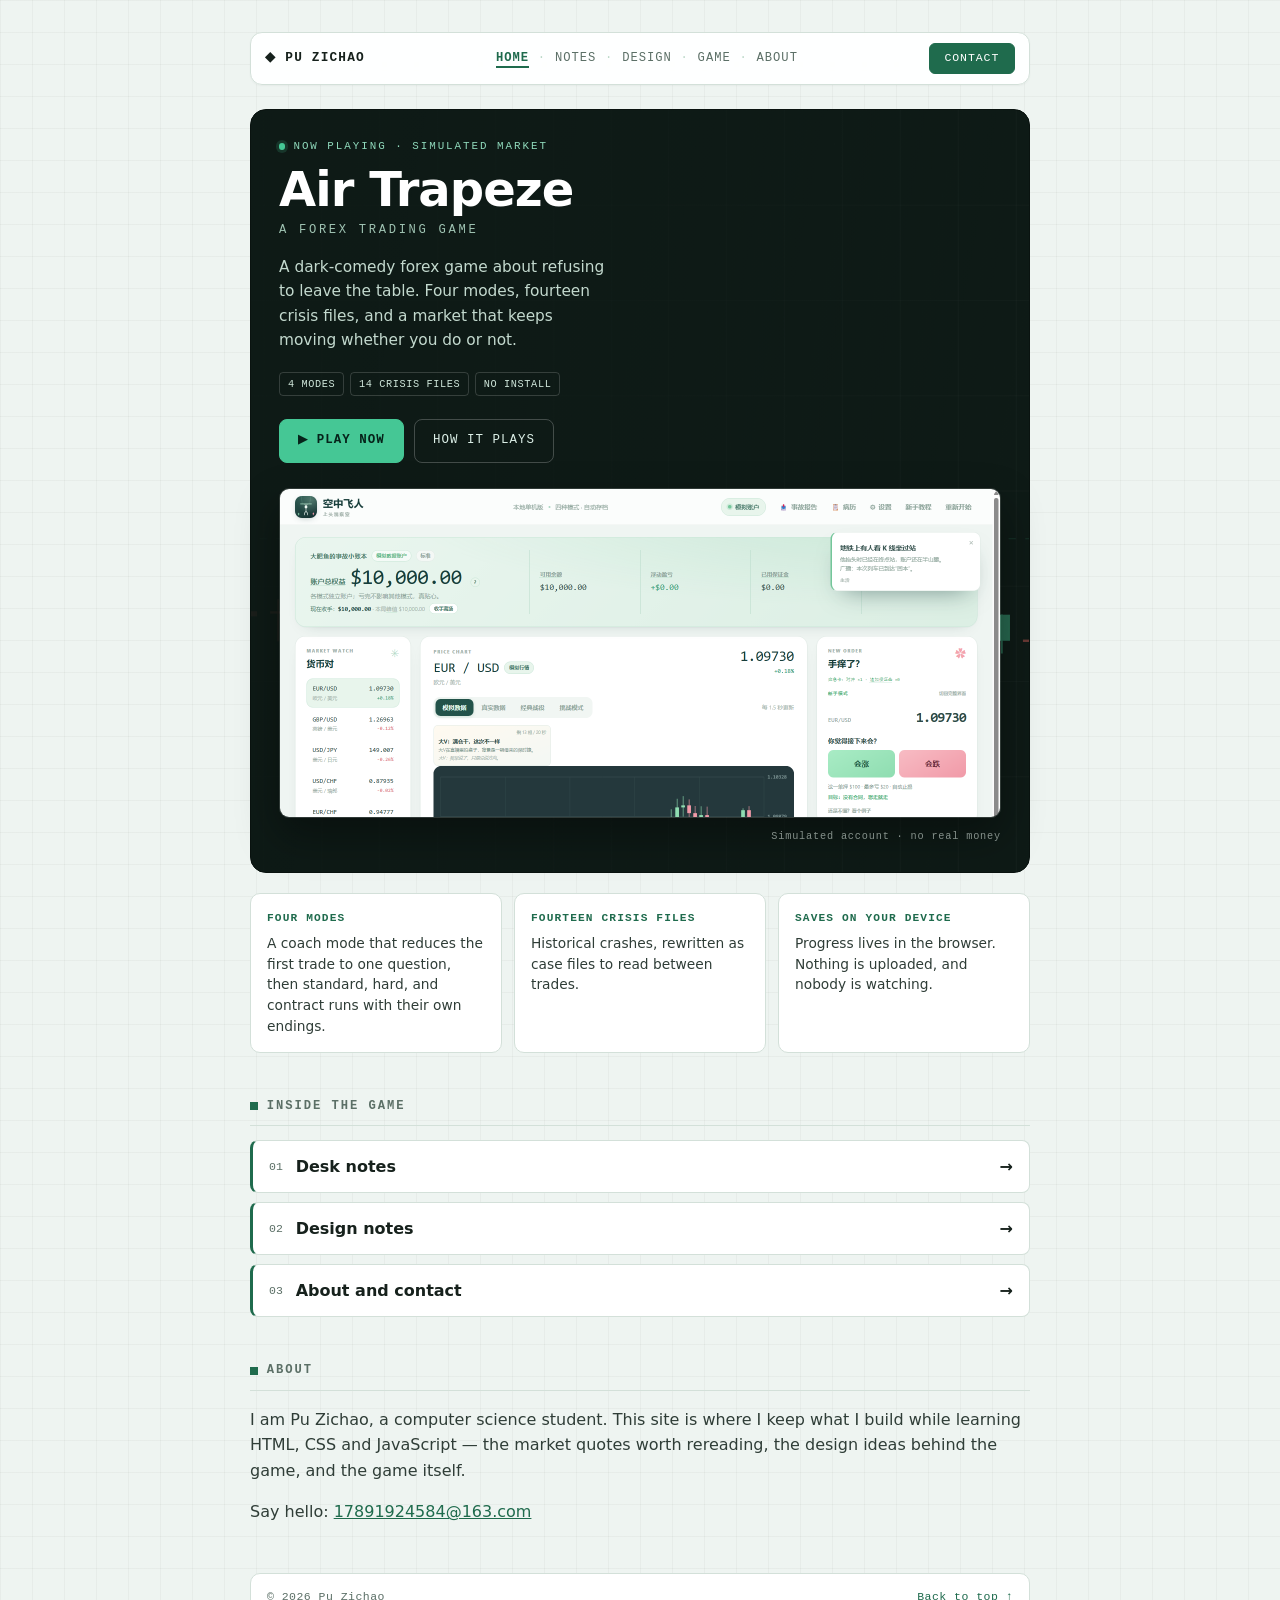
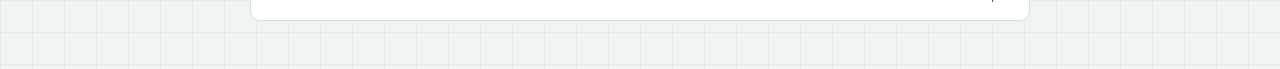
<file: index.html>
<!DOCTYPE html>
<html lang="en">
<head>
  <meta charset="UTF-8">
  <meta name="viewport" content="width=device-width, initial-scale=1.0">
  <title>Air Trapeze · Pu Zichao</title>
  <meta name="description" content="Pu Zichao's desk: Air Trapeze, a dark-comedy forex trading game you can play in the browser, plus sixteen market quotes and the design ideas behind it.">
  <link rel="icon" href="assets/icon.svg" type="image/svg+xml">
  <link rel="apple-touch-icon" href="assets/apple-touch-icon.png">
  <link rel="manifest" href="manifest.webmanifest">
  <link rel="stylesheet" href="style.css">
</head>
<body>

  <div class="page" id="top">

    <!-- ---------- Nav ---------- -->
    <!-- Built by nav.js so every page shares one copy of the links. -->
    <header id="site-header"></header>

    <main>

      <!-- ---------- The game, front and centre ---------- -->
      <!-- A storefront panel rather than a portrait: the chart runs behind the
           copy, the game sits on the right, and there is one obvious button. -->
      <section class="play-hero">
        <div class="play-copy">
          <p class="play-kicker">Now playing &middot; simulated market</p>
          <h1>Air Trapeze</h1>
          <p class="play-sub">A forex trading game</p>
          <p class="play-lede">
            A dark-comedy forex game about refusing to leave the table. Four modes,
            fourteen crisis files, and a market that keeps moving whether you do or not.
          </p>
          <ul class="play-tags">
            <li>4 modes</li>
            <li>14 crisis files</li>
            <li>no install</li>
          </ul>
          <div class="play-actions">
            <a class="btn-play" href="https://pzc20041130.github.io/air-trapeze/" target="_blank" rel="noopener">&#9654; Play now</a>
            <a class="btn-ghost" href="game.html">How it plays</a>
          </div>
        </div>

        <figure class="play-art">
          <img src="assets/air-trapeze-desktop.png"
               alt="The Air Trapeze dashboard: account equity, currency pairs, a candlestick chart and the order panel"
               width="1440" height="1000">
          <figcaption>Simulated account &middot; no real money</figcaption>
        </figure>
      </section>

      <!-- Three things worth knowing before the first trade. -->
      <section class="features" aria-label="What is in the game">
        <article class="feature">
          <h3>Four modes</h3>
          <p>A coach mode that reduces the first trade to one question, then standard, hard, and contract runs with their own endings.</p>
        </article>
        <article class="feature">
          <h3>Fourteen crisis files</h3>
          <p>Historical crashes, rewritten as case files to read between trades.</p>
        </article>
        <article class="feature">
          <h3>Saves on your device</h3>
          <p>Progress lives in the browser. Nothing is uploaded, and nobody is watching.</p>
        </article>
      </section>

      <!-- ---------- Everything else on the desk ---------- -->
      <section class="section" id="desk">
        <h2>Inside the game</h2>
        <div class="cards">
          <a class="card" href="quotes.html">
            <span>Desk notes</span><span class="arrow">&rarr;</span>
          </a>
          <a class="card" href="projects.html">
            <span>Design notes</span><span class="arrow">&rarr;</span>
          </a>
          <a class="card" href="#about">
            <span>About and contact</span><span class="arrow">&rarr;</span>
          </a>
        </div>
      </section>

      <!-- ---------- About ---------- -->
      <section class="section" id="about">
        <h2>About</h2>
        <p>
          I am Pu Zichao, a computer science student. This site is where I keep what
          I build while learning HTML, CSS and JavaScript &mdash; the market quotes
          worth rereading, the design ideas behind the game, and the game itself.
        </p>
        <p>
          <!-- The nav Contact button points at this section too. -->
          Say hello: <a href="mailto:17891924584@163.com">17891924584@163.com</a>
        </p>
      </section>

    </main>

    <!-- ---------- Footer ---------- -->
    <footer id="site-footer"></footer>

  </div>

  <script src="nav.js"></script>
</body>
</html>
</file>
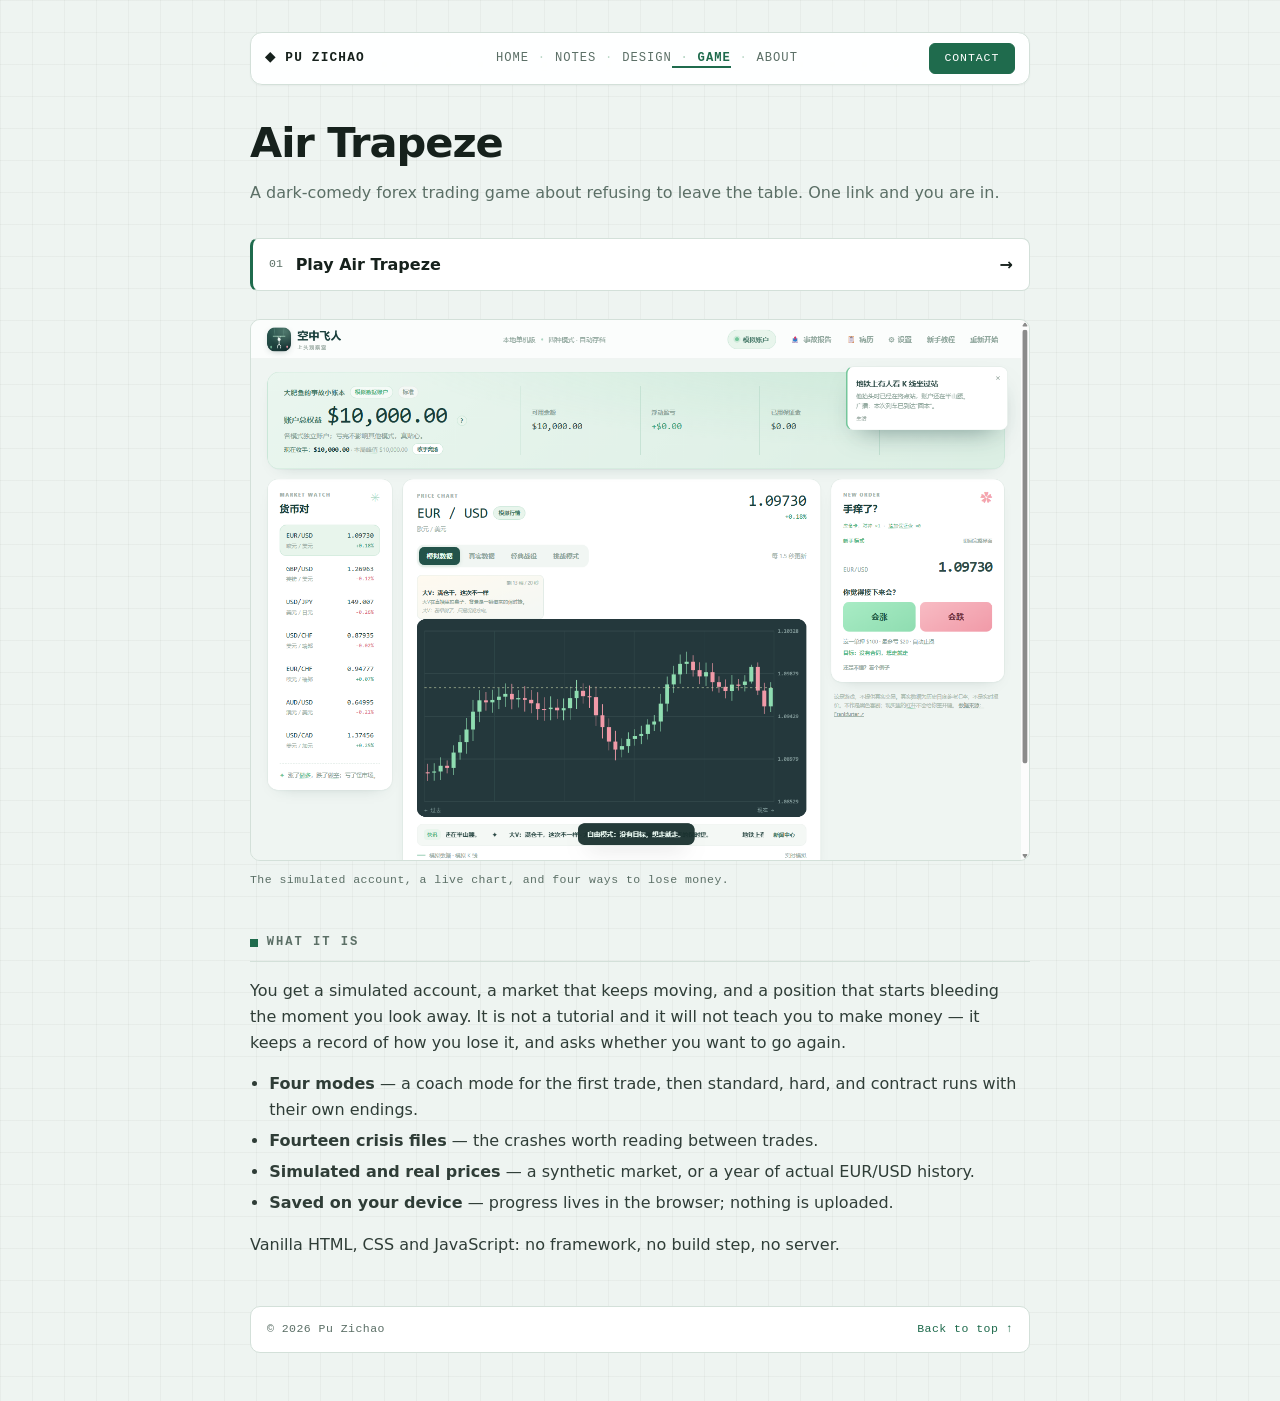
<file: game.html>
<!DOCTYPE html>
<html lang="en">
<head>
  <meta charset="UTF-8">
  <meta name="viewport" content="width=device-width, initial-scale=1.0">
  <title>Air Trapeze · Pu Zichao</title>
  <meta name="description" content="Air Trapeze, a dark-comedy forex trading game about refusing to leave the table. One link to play.">
  <link rel="icon" href="assets/icon.svg" type="image/svg+xml">
  <link rel="apple-touch-icon" href="assets/apple-touch-icon.png">
  <link rel="manifest" href="manifest.webmanifest">
  <link rel="stylesheet" href="style.css">
</head>
<body>

  <div class="page" id="top">

    <header id="site-header"></header>

    <main>
      <h1>Air Trapeze</h1>
      <p class="lede">A dark-comedy forex trading game about refusing to leave the table. One link and you are in.</p>

      <div class="cards">
        <!-- The game has its own repository and its own GitHub Pages site;
             this page is only the doorway, so nothing here can go stale. -->
        <a class="card" href="https://pzc20041130.github.io/air-trapeze/" target="_blank" rel="noopener">
          <span>Play Air Trapeze</span><span class="arrow">&rarr;</span>
        </a>
      </div>

      <figure class="shot">
        <img src="assets/air-trapeze-desktop.png"
             alt="Air Trapeze: the account strip, currency pairs, a candlestick chart and the order panel"
             width="1440" height="1000">
        <figcaption>The simulated account, a live chart, and four ways to lose money.</figcaption>
      </figure>

      <section class="section" id="about-game">
        <h2>What it is</h2>
        <p>
          You get a simulated account, a market that keeps moving, and a position
          that starts bleeding the moment you look away. It is not a tutorial and
          it will not teach you to make money &mdash; it keeps a record of how you
          lose it, and asks whether you want to go again.
        </p>
        <ul>
          <li><strong>Four modes</strong> &mdash; a coach mode for the first trade, then standard, hard, and contract runs with their own endings.</li>
          <li><strong>Fourteen crisis files</strong> &mdash; the crashes worth reading between trades.</li>
          <li><strong>Simulated and real prices</strong> &mdash; a synthetic market, or a year of actual EUR/USD history.</li>
          <li><strong>Saved on your device</strong> &mdash; progress lives in the browser; nothing is uploaded.</li>
        </ul>
        <p>Vanilla HTML, CSS and JavaScript: no framework, no build step, no server.</p>
      </section>
    </main>

    <footer id="site-footer"></footer>

  </div>

  <script src="nav.js"></script>
</body>
</html>
</file>
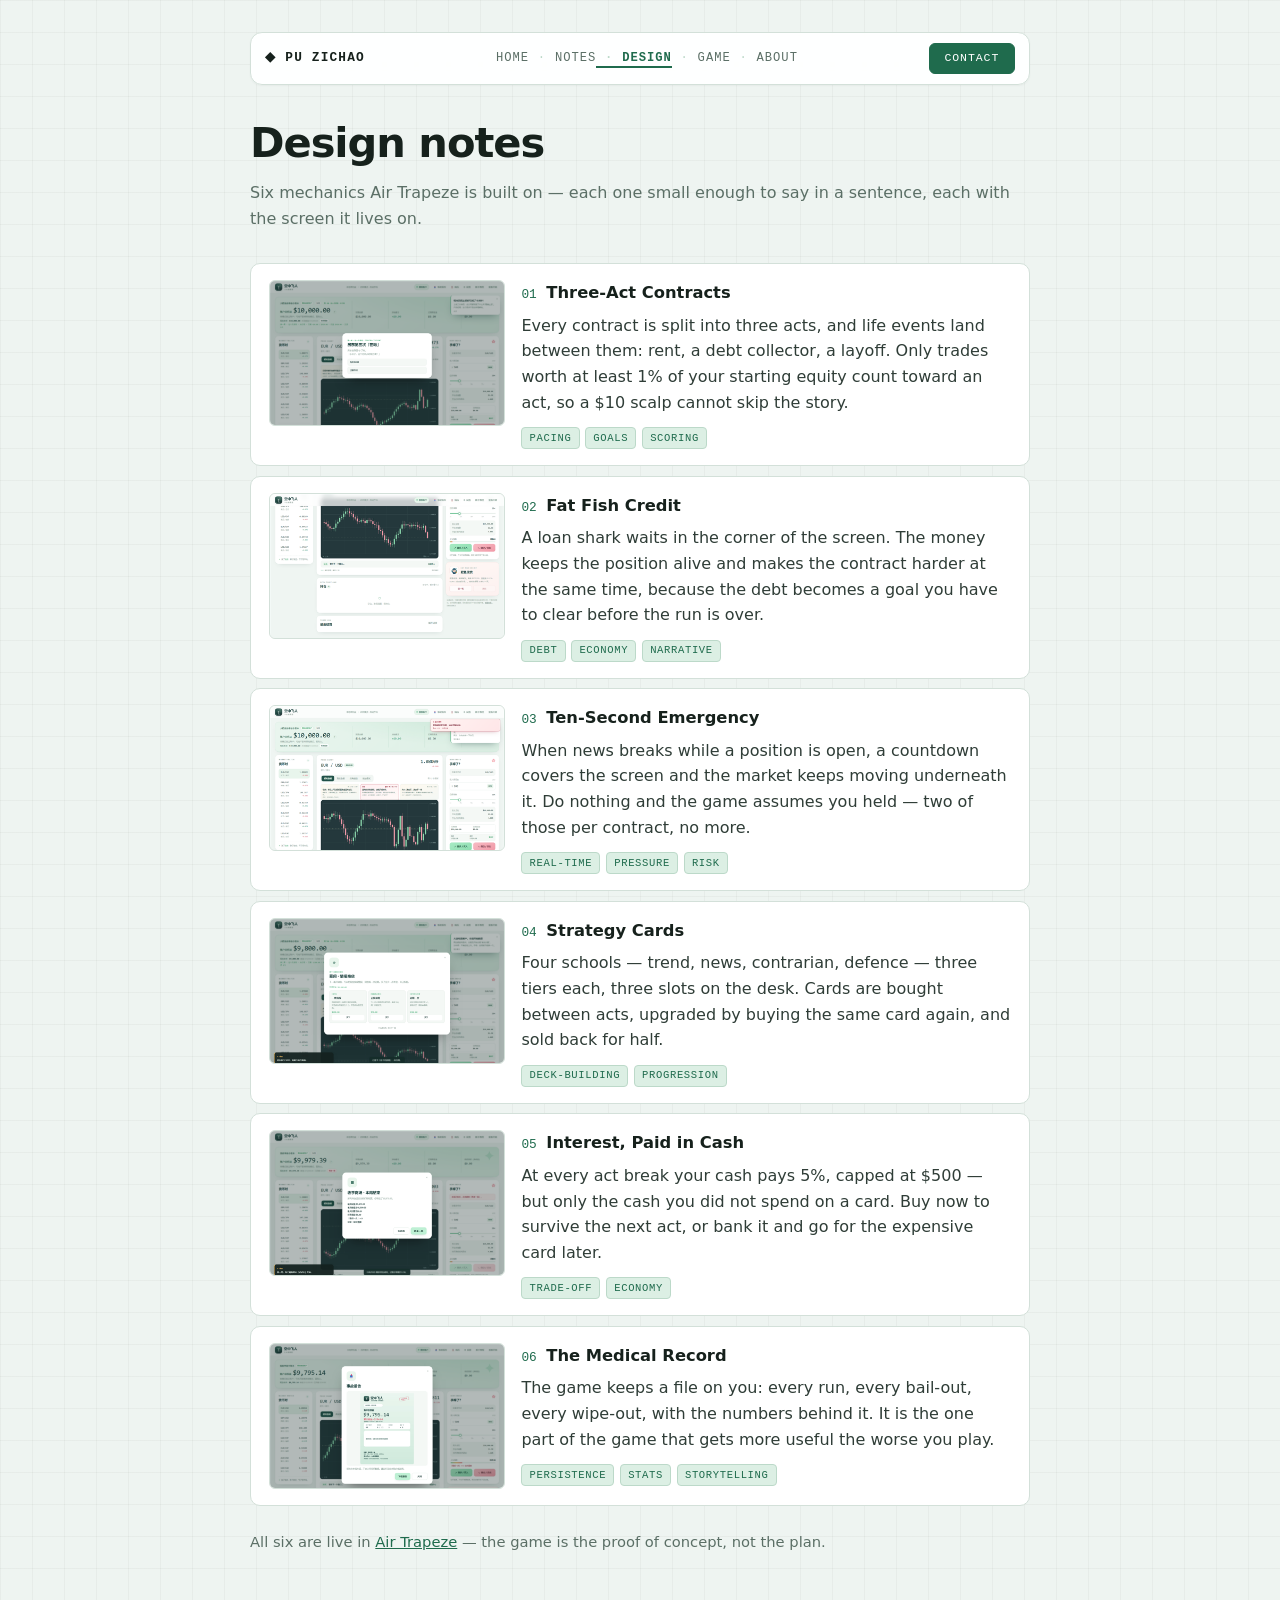
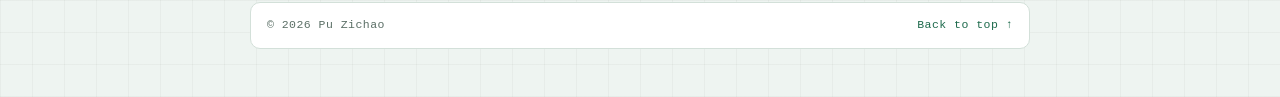
<file: projects.html>
<!DOCTYPE html>
<html lang="en">
<head>
  <meta charset="UTF-8">
  <meta name="viewport" content="width=device-width, initial-scale=1.0">
  <title>Design notes · Air Trapeze</title>
  <meta name="description" content="Six mechanics Air Trapeze is built on — three-act contracts, a loan shark, a ten-second emergency, strategy cards, cash interest and the medical record — each with the screen it lives on.">
  <link rel="icon" href="assets/icon.svg" type="image/svg+xml">
  <link rel="apple-touch-icon" href="assets/apple-touch-icon.png">
  <link rel="manifest" href="manifest.webmanifest">
  <link rel="stylesheet" href="style.css">
</head>
<body>

  <div class="page" id="top">

    <header id="site-header"></header>

    <main>
      <h1>Design notes</h1>
      <p class="lede">Six mechanics Air Trapeze is built on &mdash; each one small enough to say in a sentence, each with the screen it lives on.</p>

      <ol class="ideas">

        <li class="idea">
          <img class="idea-shot" data-zoom tabindex="0" src="assets/design/three-acts.png" alt="A contract panel split into three acts" width="880" height="560" loading="lazy">
          <div class="idea-body">
            <h2>Three-Act Contracts</h2>
            <p>Every contract is split into three acts, and life events land between them:
               rent, a debt collector, a layoff. Only trades worth at least 1% of your
               starting equity count toward an act, so a $10 scalp cannot skip the story.</p>
            <ul class="tags">
              <li>pacing</li><li>goals</li><li>scoring</li>
            </ul>
          </div>
        </li>

        <li class="idea">
          <img class="idea-shot" data-zoom tabindex="0" src="assets/design/fat-fish.png" alt="The Fat Fish Credit panel in the corner of the trading desk" width="880" height="560" loading="lazy">
          <div class="idea-body">
            <h2>Fat Fish Credit</h2>
            <p>A loan shark waits in the corner of the screen. The money keeps the position
               alive and makes the contract harder at the same time, because the debt becomes
               a goal you have to clear before the run is over.</p>
            <ul class="tags">
              <li>debt</li><li>economy</li><li>narrative</li>
            </ul>
          </div>
        </li>

        <li class="idea">
          <img class="idea-shot" data-zoom tabindex="0" src="assets/design/emergency.png" alt="The emergency overlay covering the chart" width="880" height="560" loading="lazy">
          <div class="idea-body">
            <h2>Ten-Second Emergency</h2>
            <p>When news breaks while a position is open, a countdown covers the screen and
               the market keeps moving underneath it. Do nothing and the game assumes you
               held &mdash; two of those per contract, no more.</p>
            <ul class="tags">
              <li>real-time</li><li>pressure</li><li>risk</li>
            </ul>
          </div>
        </li>

        <li class="idea">
          <img class="idea-shot" data-zoom tabindex="0" src="assets/design/strategy.png" alt="The strategy shop between acts" width="880" height="560" loading="lazy">
          <div class="idea-body">
            <h2>Strategy Cards</h2>
            <p>Four schools &mdash; trend, news, contrarian, defence &mdash; three tiers each, three
               slots on the desk. Cards are bought between acts, upgraded by buying the same
               card again, and sold back for half.</p>
            <ul class="tags">
              <li>deck-building</li><li>progression</li>
            </ul>
          </div>
        </li>

        <li class="idea">
          <img class="idea-shot" data-zoom tabindex="0" src="assets/design/interest.png" alt="The cash-out screen showing interest paid on cash" width="880" height="560" loading="lazy">
          <div class="idea-body">
            <h2>Interest, Paid in Cash</h2>
            <p>At every act break your cash pays 5%, capped at $500 &mdash; but only the cash you
               did not spend on a card. Buy now to survive the next act, or bank it and go
               for the expensive card later.</p>
            <ul class="tags">
              <li>trade-off</li><li>economy</li>
            </ul>
          </div>
        </li>

        <li class="idea">
          <img class="idea-shot" data-zoom tabindex="0" src="assets/design/record.png" alt="The accident report generated at the end of a run" width="880" height="611" loading="lazy">
          <div class="idea-body">
            <h2>The Medical Record</h2>
            <p>The game keeps a file on you: every run, every bail-out, every wipe-out, with
               the numbers behind it. It is the one part of the game that gets more useful
               the worse you play.</p>
            <ul class="tags">
              <li>persistence</li><li>stats</li><li>storytelling</li>
            </ul>
          </div>
        </li>

      </ol>

      <p class="outro">All six are live in <a href="https://pzc20041130.github.io/air-trapeze/" target="_blank" rel="noopener">Air Trapeze</a> &mdash; the game is the proof of concept, not the plan.</p>
    </main>

    <footer id="site-footer"></footer>

  </div>

  <script src="nav.js"></script>
  <script src="zoom.js"></script>
</body>
</html>
</file>
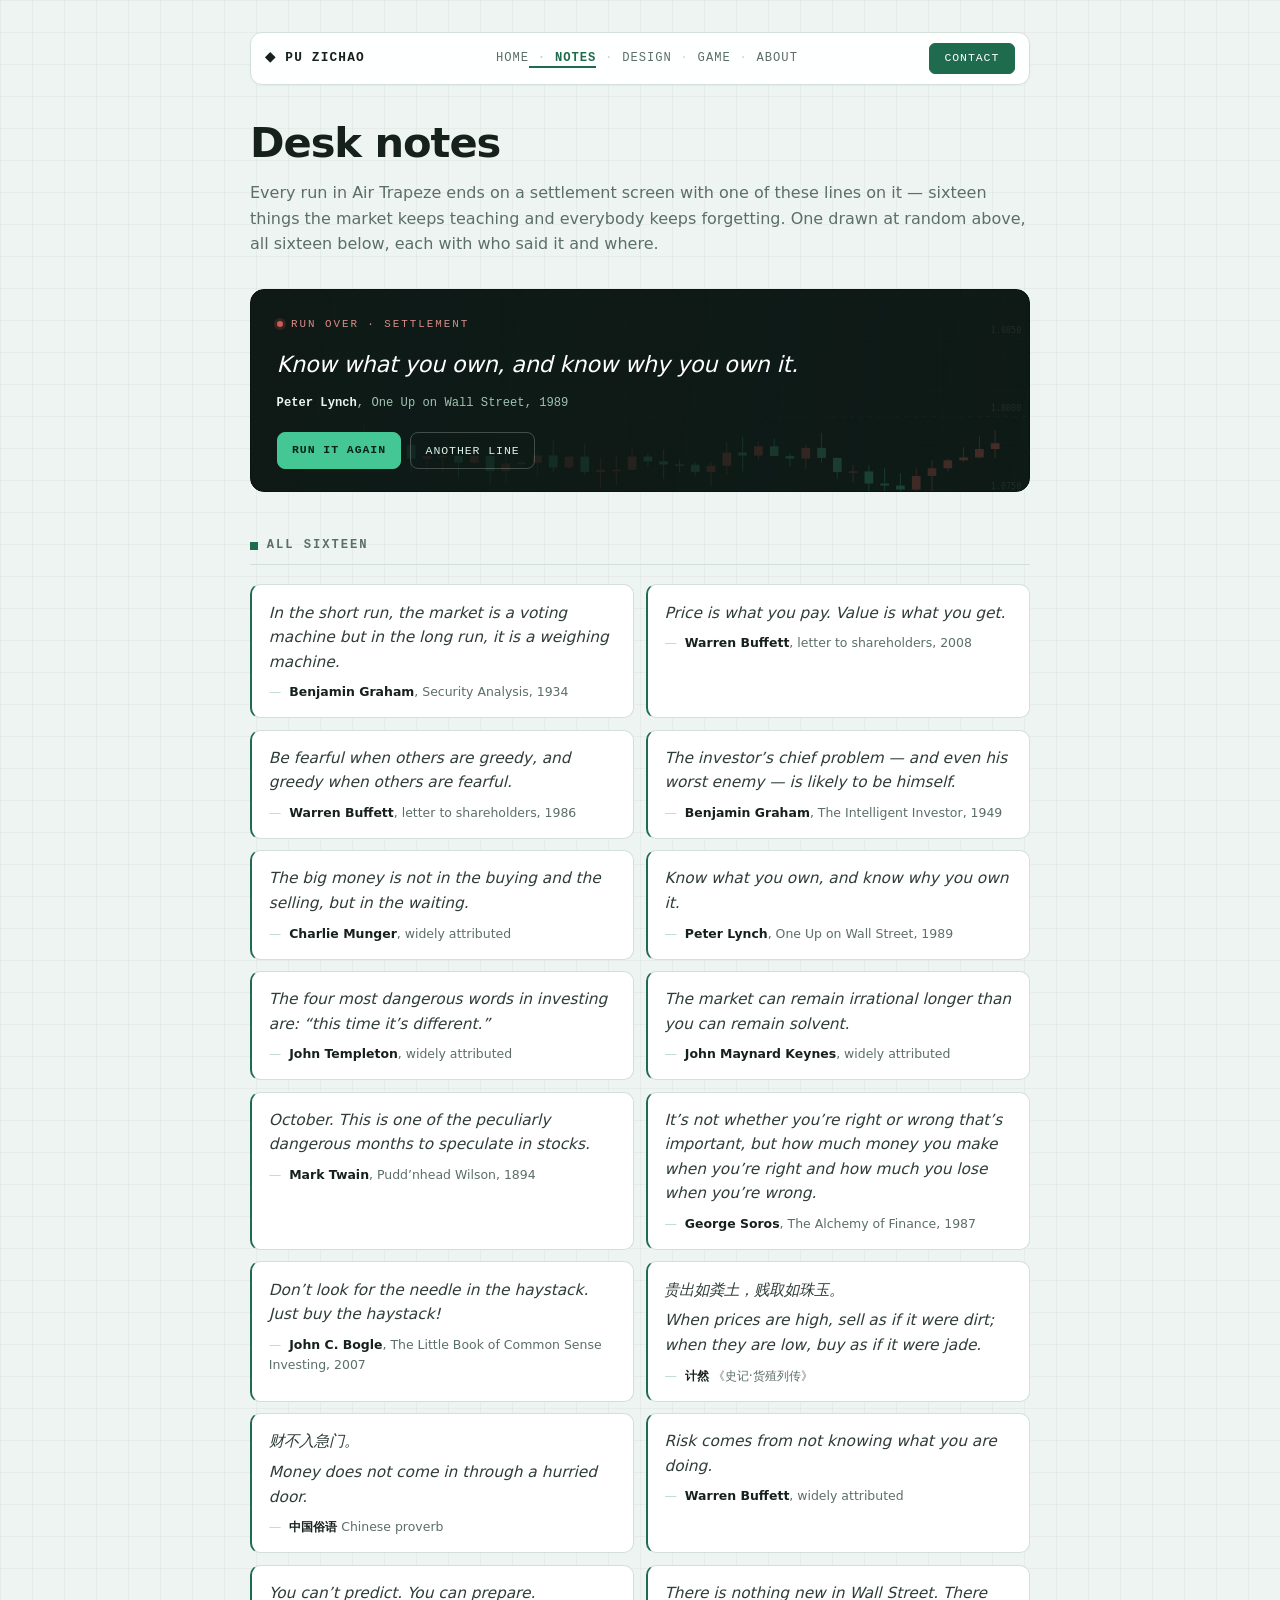
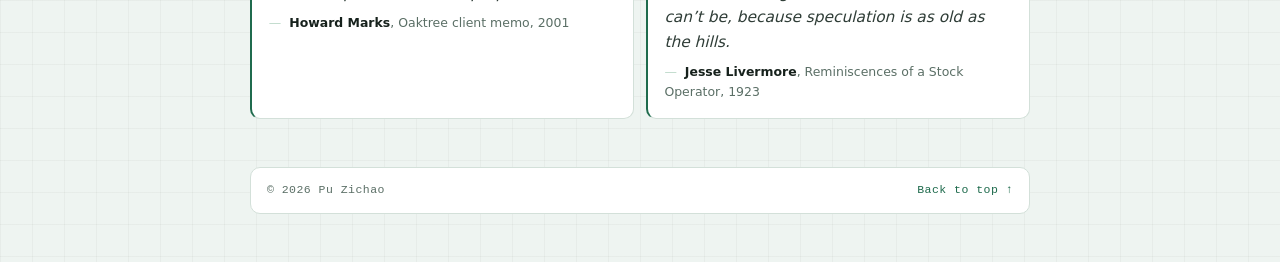
<file: quotes.html>
<!DOCTYPE html>
<html lang="en">
<head>
  <meta charset="UTF-8">
  <meta name="viewport" content="width=device-width, initial-scale=1.0">
  <title>Desk notes · Air Trapeze</title>
  <meta name="description" content="The sixteen lines taped above the trading desk in Air Trapeze — market, risk and patience, one drawn at random.">
  <link rel="icon" href="assets/icon.svg" type="image/svg+xml">
  <link rel="apple-touch-icon" href="assets/apple-touch-icon.png">
  <link rel="manifest" href="manifest.webmanifest">
  <link rel="stylesheet" href="style.css">
</head>
<body>

  <div class="page" id="top">

    <header id="site-header"></header>

    <main>
      <h1>Desk notes</h1>
      <p class="lede">Every run in Air Trapeze ends on a settlement screen with one of these lines on it &mdash; sixteen things the market keeps teaching and everybody keeps forgetting. One drawn at random above, all sixteen below, each with who said it and where.</p>

      <!-- The settlement screen, standing in for the one the game shows when a
           run ends. Filled by quotes.js from the list below, so the text lives
           in one place; hidden until there is something to show, so a browser
           without JavaScript still gets the whole list. -->
      <section class="settle" id="quote-hero" aria-label="Settlement line" hidden>
        <p class="settle-tag">Run over &middot; settlement</p>
        <div class="settle-body" aria-live="polite">
          <div class="settle-text" data-hero-text></div>
          <p class="settle-meta" data-hero-meta></p>
        </div>
        <div class="settle-actions">
          <a class="btn-play btn-sm" href="https://pzc20041130.github.io/air-trapeze/" target="_blank" rel="noopener">Run it again</a>
          <button class="btn-ghost btn-sm" type="button">Another line</button>
        </div>
      </section>

      <h2 class="list-title">All sixteen</h2>

      <div class="wall">

      <article class="quote">
        <blockquote>
          <p>In the short run, the market is a voting machine but in the long run, it is a weighing machine.</p>
        </blockquote>
        <footer>
          <cite>Benjamin Graham</cite>,
          <span class="source">Security Analysis, 1934</span>
        </footer>
      </article>

      <article class="quote">
        <blockquote>
          <p>Price is what you pay. Value is what you get.</p>
        </blockquote>
        <footer>
          <cite>Warren Buffett</cite>,
          <span class="source">letter to shareholders, 2008</span>
        </footer>
      </article>

      <article class="quote">
        <blockquote>
          <p>Be fearful when others are greedy, and greedy when others are fearful.</p>
        </blockquote>
        <footer>
          <cite>Warren Buffett</cite>,
          <span class="source">letter to shareholders, 1986</span>
        </footer>
      </article>

      <article class="quote">
        <blockquote>
          <p>The investor&rsquo;s chief problem &mdash; and even his worst enemy &mdash; is likely to be himself.</p>
        </blockquote>
        <footer>
          <cite>Benjamin Graham</cite>,
          <span class="source">The Intelligent Investor, 1949</span>
        </footer>
      </article>

      <article class="quote">
        <blockquote>
          <p>The big money is not in the buying and the selling, but in the waiting.</p>
        </blockquote>
        <footer>
          <cite>Charlie Munger</cite>,
          <span class="source">widely attributed</span>
        </footer>
      </article>

      <article class="quote">
        <blockquote>
          <p>Know what you own, and know why you own it.</p>
        </blockquote>
        <footer>
          <cite>Peter Lynch</cite>,
          <span class="source">One Up on Wall Street, 1989</span>
        </footer>
      </article>

      <article class="quote">
        <blockquote>
          <p>The four most dangerous words in investing are: &ldquo;this time it&rsquo;s different.&rdquo;</p>
        </blockquote>
        <footer>
          <cite>John Templeton</cite>,
          <span class="source">widely attributed</span>
        </footer>
      </article>

      <article class="quote">
        <blockquote>
          <p>The market can remain irrational longer than you can remain solvent.</p>
        </blockquote>
        <footer>
          <cite>John Maynard Keynes</cite>,
          <span class="source">widely attributed</span>
        </footer>
      </article>

      <article class="quote">
        <blockquote>
          <p>October. This is one of the peculiarly dangerous months to speculate in stocks.</p>
        </blockquote>
        <footer>
          <cite>Mark Twain</cite>,
          <span class="source">Pudd&rsquo;nhead Wilson, 1894</span>
        </footer>
      </article>

      <article class="quote">
        <blockquote>
          <p>It&rsquo;s not whether you&rsquo;re right or wrong that&rsquo;s important, but how much money you make when you&rsquo;re right and how much you lose when you&rsquo;re wrong.</p>
        </blockquote>
        <footer>
          <cite>George Soros</cite>,
          <span class="source">The Alchemy of Finance, 1987</span>
        </footer>
      </article>

      <article class="quote">
        <blockquote>
          <p>Don&rsquo;t look for the needle in the haystack. Just buy the haystack!</p>
        </blockquote>
        <footer>
          <cite>John C. Bogle</cite>,
          <span class="source">The Little Book of Common Sense Investing, 2007</span>
        </footer>
      </article>

      <article class="quote">
        <blockquote>
          <p lang="zh">贵出如粪土，贱取如珠玉。</p>
          <p>When prices are high, sell as if it were dirt; when they are low, buy as if it were jade.</p>
        </blockquote>
        <footer>
          <cite>计然</cite>
          <span class="source">《史记·货殖列传》</span>
        </footer>
      </article>

      <article class="quote">
        <blockquote>
          <p lang="zh">财不入急门。</p>
          <p>Money does not come in through a hurried door.</p>
        </blockquote>
        <footer>
          <cite>中国俗语</cite>
          <span class="source">Chinese proverb</span>
        </footer>
      </article>

      <article class="quote">
        <blockquote>
          <p>Risk comes from not knowing what you are doing.</p>
        </blockquote>
        <footer>
          <cite>Warren Buffett</cite>,
          <span class="source">widely attributed</span>
        </footer>
      </article>

      <article class="quote">
        <blockquote>
          <p>You can&rsquo;t predict. You can prepare.</p>
        </blockquote>
        <footer>
          <cite>Howard Marks</cite>,
          <span class="source">Oaktree client memo, 2001</span>
        </footer>
      </article>

      <article class="quote">
        <blockquote>
          <p>There is nothing new in Wall Street. There can&rsquo;t be, because speculation is as old as the hills.</p>
        </blockquote>
        <footer>
          <cite>Jesse Livermore</cite>,
          <span class="source">Reminiscences of a Stock Operator, 1923</span>
        </footer>
      </article>

      </div>

      <!-- sixteen quotes in total -->
    </main>

    <footer id="site-footer"></footer>

  </div>

  <script src="nav.js"></script>
  <script src="quotes.js"></script>
</body>
</html>
</file>
<file: style.css>
/* ---------- Palette ----------
   Borrowed from Air Trapeze: the pale mint paper the game sits on, its deep
   green for every figure that matters, red only where the market falls. */
:root {
  --paper:      #eef4f1;   /* page background          */
  --panel:      #ffffff;   /* cards, nav, footer       */
  --ink:        #16211c;   /* text                     */
  --muted:      #5b6f66;   /* secondary text           */
  --green:      #1f6b4d;   /* the one accent           */
  --green-dark: #17513b;   /* hover                    */
  --mint:       #dcefe4;   /* soft fill                */
  --mint-line:  #bcd9c9;   /* soft border              */
  --red:        #b8433f;   /* falls, and nothing else  */
  --line:       #d3e0d9;   /* panel borders            */
  --rule:       #e2ece6;   /* dividers                 */
  --chart:      #0e1a16;   /* the dark chart surface   */
  --mono: ui-monospace, "SFMono-Regular", "Cascadia Mono", Consolas, "Liberation Mono", monospace;
}

* { box-sizing: border-box; }

body {
  margin: 0;
  background-color: var(--paper);
  /* A faint grid, like graph paper under the whole site. */
  background-image:
    linear-gradient(to right, rgba(22, 33, 28, 0.035) 1px, transparent 1px),
    linear-gradient(to bottom, rgba(22, 33, 28, 0.035) 1px, transparent 1px);
  background-size: 32px 32px;
  color: var(--ink);
  font-family: system-ui, -apple-system, "Segoe UI", Roboto, Arial, sans-serif;
  line-height: 1.6;
  -webkit-font-smoothing: antialiased;
}

/* Keyboard users get a green ring; mouse clicks do not draw one. */
:focus-visible {
  outline: 2px solid var(--green);
  outline-offset: 3px;
}

/* Anchors glide, unless the reader asked for less motion. */
@media (prefers-reduced-motion: no-preference) {
  html {
    scroll-behavior: smooth;
  }
}

/* Single centred column; everything lives inside it. */
.page {
  max-width: 820px;
  margin: 0 auto;
  padding: 2rem 1.25rem 3rem;
}

/* ---------- Nav ---------- */
.nav {
  display: flex;
  align-items: center;
  justify-content: space-between;
  gap: 1rem;
  flex-wrap: wrap;
  background: rgba(255, 255, 255, 0.94);
  border: 1px solid var(--line);
  border-radius: 12px;
  padding: 0.6rem 0.9rem;
  box-shadow: 0 1px 2px rgba(22, 33, 28, 0.04);
}

.brand {
  font-family: var(--mono);
  font-size: 0.8rem;
  font-weight: 700;
  letter-spacing: 0.09em;
  text-transform: uppercase;
  color: var(--ink);
  text-decoration: none;
  white-space: nowrap;
}

.nav-links {
  display: flex;
  align-items: center;
}

/* The reference reads "Home · Quotes · Ideas · About" -- the dots sit
   between the links, so they are drawn by a sibling selector rather
   than typed into the HTML. */
.nav-links a + a::before {
  content: "\00b7";
  margin: 0 0.55rem;
  color: var(--mint-line);
}

.nav-links a {
  font-family: var(--mono);
  font-size: 0.76rem;
  letter-spacing: 0.08em;
  text-transform: uppercase;
  color: var(--muted);
  text-decoration: none;
}

.nav-links a:hover {
  color: var(--ink);
}

/* The page you are on: green, with a rule under it. */
.nav-links a[aria-current="page"] {
  color: var(--green);
  font-weight: 700;
  box-shadow: inset 0 -2px 0 var(--green);
}

.btn-contact {
  background: var(--green);
  border: 1px solid var(--green);
  border-radius: 6px;
  padding: 0.35rem 0.9rem;
  color: #fff;
  font-family: var(--mono);
  font-size: 0.72rem;
  letter-spacing: 0.08em;
  text-transform: uppercase;
  text-decoration: none;
}

.btn-contact:hover {
  background: var(--green-dark);
  border-color: var(--green-dark);
}

/* ---------- The featured game ---------- */
/* A storefront panel: the chart sits behind the copy, the game itself on the
   right, and one obvious thing to click. */
.play-hero {
  display: grid;
  grid-template-columns: 1fr;
  gap: 1.6rem;
  align-items: center;
  margin-top: 1.5rem;
  padding: 1.75rem;
  border: 1px solid #0a1310;
  border-radius: 16px;
  color: #eaf5ef;
  background-color: var(--chart);
  background-image:
    linear-gradient(100deg, rgba(14, 26, 22, 0.96) 0%, rgba(14, 26, 22, 0.84) 52%, rgba(14, 26, 22, 0.5) 100%),
    url("assets/hero-chart.svg");
  background-size: cover;
  background-position: center;
}

.play-kicker {
  display: flex;
  align-items: center;
  gap: 0.5rem;
  margin: 0;
  font-family: var(--mono);
  font-size: 0.68rem;
  letter-spacing: 0.18em;
  text-transform: uppercase;
  color: #8fd9bb;
}

.play-kicker::before {
  content: "";
  width: 0.4rem;
  height: 0.4rem;
  border-radius: 50%;
  background: #45c795;
  box-shadow: 0 0 0 3px rgba(69, 199, 149, 0.16);
}

.play-hero h1 {
  margin: 0.55rem 0 0;
  color: #fff;
  font-size: clamp(2.2rem, 5vw, 3rem);
  line-height: 1.05;
  letter-spacing: -0.02em;
}

.play-sub {
  margin: 0.4rem 0 0.9rem;
  font-family: var(--mono);
  font-size: 0.76rem;
  letter-spacing: 0.22em;
  text-transform: uppercase;
  color: #9fc3b2;
}

.play-lede {
  margin: 0 0 1.2rem;
  color: #c3d9ce;
  font-size: 0.96rem;
  max-width: 34ch;
}

.play-tags {
  display: flex;
  flex-wrap: wrap;
  gap: 0.35rem;
  list-style: none;
  margin: 0 0 1.4rem;
  padding: 0;
}

.play-tags li {
  border: 1px solid rgba(255, 255, 255, 0.16);
  border-radius: 4px;
  color: #cfe6da;
  font-family: var(--mono);
  font-size: 0.64rem;
  letter-spacing: 0.06em;
  padding: 0.18rem 0.5rem;
  text-transform: uppercase;
}

.play-actions {
  display: flex;
  flex-wrap: wrap;
  gap: 0.6rem;
}

.btn-play,
.btn-ghost {
  display: inline-flex;
  align-items: center;
  gap: 0.5rem;
  border-radius: 8px;
  padding: 0.7rem 1.15rem;
  font-family: var(--mono);
  font-size: 0.78rem;
  letter-spacing: 0.08em;
  text-transform: uppercase;
  text-decoration: none;
}

.btn-play {
  background: #45c795;
  border: 1px solid #45c795;
  color: #06231a;
  font-weight: 700;
}

.btn-play:hover {
  background: #6fe0b3;
  border-color: #6fe0b3;
}

.btn-ghost {
  background: transparent;
  border: 1px solid rgba(255, 255, 255, 0.22);
  color: #dcefe7;
  cursor: pointer;
}

.btn-ghost:hover {
  background: rgba(255, 255, 255, 0.08);
  border-color: rgba(255, 255, 255, 0.4);
}

.play-art {
  margin: 0;
}

.play-art img {
  display: block;
  width: 100%;
  height: auto;
  max-height: 330px;
  object-fit: cover;
  object-position: top;
  border: 1px solid rgba(255, 255, 255, 0.14);
  border-radius: 10px;
  box-shadow: 0 18px 40px rgba(0, 0, 0, 0.35);
}

.play-art figcaption {
  margin-top: 0.6rem;
  font-family: var(--mono);
  font-size: 0.64rem;
  letter-spacing: 0.08em;
  color: rgba(234, 245, 239, 0.55);
  text-align: right;
}

/* ---------- What is in the game ---------- */
.features {
  display: grid;
  grid-template-columns: repeat(3, 1fr);
  gap: 0.75rem;
  margin-top: 1.25rem;
}

.feature {
  background: var(--panel);
  border: 1px solid var(--line);
  border-radius: 10px;
  padding: 0.95rem 1rem;
}

.feature h3 {
  margin: 0 0 0.35rem;
  font-family: var(--mono);
  font-size: 0.7rem;
  letter-spacing: 0.1em;
  text-transform: uppercase;
  color: var(--green);
}

.feature p {
  margin: 0;
  color: #2f3d37;
  font-size: 0.86rem;
  line-height: 1.5;
}

/* ---------- Title ---------- */
h1 {
  font-size: clamp(2rem, 5vw, 2.6rem);
  letter-spacing: -0.025em;
  margin: 1.6rem 0 0.2rem;
}

.tagline {
  margin: 0 0 1.5rem;
  color: var(--muted);
  font-size: 1rem;
}

/* ---------- Entry cards ---------- */
.cards {
  display: flex;
  flex-direction: column;
  gap: 0.55rem;
  counter-reset: entry;
}

.card {
  display: flex;
  align-items: center;
  gap: 0.8rem;
  background: var(--panel);
  border: 1px solid var(--line);
  border-left: 3px solid var(--green);
  border-radius: 8px;
  padding: 0.8rem 1rem;
  color: var(--ink);
  font-weight: 600;
  text-decoration: none;
  counter-increment: entry;
}

/* 01, 02, 03 in the margin -- drawn, not typed. */
.card::before {
  content: "0" counter(entry);
  font-family: var(--mono);
  font-size: 0.72rem;
  font-weight: 400;
  color: var(--muted);
}

.card .arrow {
  margin-left: auto;
  transition: transform 0.15s ease;
}

.card:hover {
  background: var(--green);
  border-color: var(--green);
  color: #fff;
}

.card:hover::before {
  color: rgba(255, 255, 255, 0.6);
}

.card:hover .arrow {
  transform: translateX(4px);
}

/* ---------- Anchored sections ---------- */
.section {
  margin-top: 2.75rem;
  scroll-margin-top: 1.5rem;
}

/* A small label, not a headline: "ABOUT", "ALL QUOTES". */
.section h2,
.list-title {
  display: flex;
  align-items: center;
  gap: 0.55rem;
  font-family: var(--mono);
  font-size: 0.76rem;
  font-weight: 600;
  letter-spacing: 0.16em;
  text-transform: uppercase;
  color: var(--muted);
  margin: 0 0 0.9rem;
  padding-bottom: 0.55rem;
  border-bottom: 1px solid var(--line);
}

.section h2::before,
.list-title::before {
  content: "";
  width: 0.5rem;
  height: 0.5rem;
  background: var(--green);
  flex: none;
}

/* A heading that sits on its own, outside a .section: "All quotes". */
.list-title {
  margin: 2.75rem 0 1.2rem;
}

.section p,
.section li {
  color: #2f3d37;
}

.section ul {
  padding-left: 1.2rem;
}

.section li {
  margin-bottom: 0.35rem;
}

blockquote {
  margin: 0.75rem 0;
  padding: 0.25rem 0 0.25rem 1rem;
  border-left: 3px solid var(--green);
  color: var(--muted);
  font-style: italic;
}

/* ---------- Quotes page ---------- */
.lede {
  margin: 0 0 2rem;
  color: var(--muted);
  font-size: 1rem;
}

/* The random quote at the top: a white panel with one green edge. */
.quote-hero {
  margin: 1.5rem 0 0;
  padding: 1.5rem 1.6rem 1.3rem;
  background: var(--panel);
  border: 1px solid var(--line);
  border-left: 3px solid var(--green);
  border-radius: 10px;
}

.quote-hero-text p {
  margin: 0 0 0.5rem;
  color: var(--ink);
  font-size: 1.25rem;
  font-style: italic;
  line-height: 1.45;
  text-wrap: pretty;
}

.quote-hero-text p:last-child {
  margin-bottom: 0;
}

.quote-hero-meta {
  margin: 0.9rem 0 0;
  color: var(--muted);
  font-family: var(--mono);
  font-size: 0.78rem;
  letter-spacing: 0.02em;
}

.quote-hero-meta cite {
  color: var(--green);
  font-style: normal;
  font-weight: 600;
}

.quote-hero-btn {
  margin-top: 1.1rem;
  padding: 0.32rem 0.85rem;
  background: transparent;
  border: 1px solid var(--line);
  border-radius: 6px;
  color: var(--ink);
  font-family: var(--mono);
  font-size: 0.72rem;
  letter-spacing: 0.08em;
  text-transform: uppercase;
  cursor: pointer;
}

.quote-hero-btn:hover {
  background: var(--ink);
  border-color: var(--ink);
  color: var(--paper);
}

/* The list: one green rule per quote, and the attribution sits under the text
   instead of hanging out to the left of it. */
.quote {
  margin: 0 0 2rem;
  padding-left: 1.1rem;
  border-left: 2px solid var(--mint-line);
}

.quote blockquote {
  margin: 0 0 0.45rem;
  padding: 0;
  border: 0;
  color: #2f3d37;
  font-size: 1.02rem;
  font-style: italic;
}

.quote blockquote p {
  margin: 0 0 0.4rem;
}

.quote blockquote p:last-child {
  margin-bottom: 0;
}

.quote footer {
  font-size: 0.86rem;
  color: var(--muted);
}

/* The dash before the name is drawn here, so the markup stays cite + source. */
.quote footer::before {
  content: "\2014\00a0";
  color: var(--mint-line);
}

.quote cite {
  color: var(--ink);
  font-style: normal;
  font-weight: 600;
}

/* The wall above the desk: two columns of taped-up notes, not a reading list. */
.wall {
  display: grid;
  grid-template-columns: 1fr 1fr;
  gap: 0.7rem;
}

.wall .quote {
  margin: 0;
  padding: 0.95rem 1.05rem;
  background: var(--panel);
  border: 1px solid var(--line);
  border-left: 2px solid var(--green);
  border-radius: 10px;
}

.wall .quote blockquote {
  margin-bottom: 0.5rem;
  font-size: 0.96rem;
}

.wall .quote footer {
  font-size: 0.78rem;
}

a { color: var(--green); }

/* ---------- Ideas page ---------- */
.ideas {
  counter-reset: idea;
  list-style: none;
  margin: 0;
  padding: 0;
  display: grid;
  gap: 0.6rem;
}

.idea {
  counter-increment: idea;
  display: grid;
  grid-template-columns: 236px 1fr;
  gap: 1rem;
  align-items: start;
  background: var(--panel);
  border: 1px solid var(--line);
  border-radius: 10px;
  padding: 1rem 1.15rem;
}

/* The screen this mechanic lives on, cropped to a thumbnail. */
.idea-shot {
  display: block;
  width: 100%;
  height: 146px;
  object-fit: cover;
  object-position: top left;
  border: 1px solid var(--line);
  border-radius: 6px;
  background: var(--paper);
}

.idea h2 {
  font-size: 1.02rem;
  margin: 0 0 0.4rem;
  color: var(--ink);
}

/* The number is drawn by CSS, so adding an idea never means renumbering
   the ones below it. */
.idea h2::before {
  content: counter(idea, decimal-leading-zero);
  margin-right: 0.6rem;
  color: var(--green);
  font-family: var(--mono);
  font-size: 0.8rem;
  font-weight: 400;
}

.idea p {
  margin: 0 0 0.75rem;
  color: #2f3d37;
}

.tags {
  display: flex;
  flex-wrap: wrap;
  gap: 0.35rem;
  list-style: none;
  margin: 0;
  padding: 0;
}

.tags li {
  background: var(--mint);
  border: 1px solid var(--mint-line);
  border-radius: 4px;
  color: var(--green);
  font-family: var(--mono);
  font-size: 0.66rem;
  letter-spacing: 0.06em;
  padding: 0.1rem 0.45rem;
  text-transform: uppercase;
}

/* A quiet line under the list: not a lede, so it does not push the cards up. */
.outro {
  margin: 1.5rem 0 0;
  color: var(--muted);
  font-size: 0.92rem;
}

/* ---------- Screenshots ---------- */
.shot {
  margin: 1.75rem 0 0;
}

.shot img {
  display: block;
  width: 100%;
  height: auto;
  border: 1px solid var(--line);
  border-radius: 10px;
  background: var(--panel);
}

.shot figcaption {
  margin-top: 0.6rem;
  color: var(--muted);
  font-family: var(--mono);
  font-size: 0.72rem;
  letter-spacing: 0.04em;
}

/* ---------- Footer ---------- */
.footer {
  display: flex;
  justify-content: space-between;
  flex-wrap: wrap;
  gap: 0.5rem;
  margin-top: 3rem;
  padding: 0.85rem 1rem;
  background: var(--panel);
  border: 1px solid var(--line);
  border-radius: 10px;
  color: var(--muted);
  font-family: var(--mono);
  font-size: 0.72rem;
  letter-spacing: 0.04em;
}

.footer a {
  color: var(--green);
  text-decoration: none;
}

.footer a:hover {
  text-decoration: underline;
}

/* ---------- Wide screens: keep the nav in reach ---------- */
@media (min-width: 641px) {
  .nav {
    position: sticky;
    top: 0.75rem;
    z-index: 20;
    backdrop-filter: blur(6px);
  }
}

/* ---------- Narrow screens ---------- */
@media (max-width: 760px) {
  .play-hero {
    grid-template-columns: 1fr;
    gap: 1.5rem;
    padding: 1.5rem;
  }

  .play-lede {
    max-width: none;
  }

  .features {
    grid-template-columns: 1fr;
  }
}

@media (max-width: 640px) {
  .page {
    padding: 1.25rem 1rem 2rem;
  }

  .nav {
    position: static;
    flex-direction: column;
    align-items: flex-start;
    gap: 0.7rem;
  }

  .nav-links {
    flex-wrap: wrap;
    row-gap: 0.35rem;
  }


  .idea {
    grid-template-columns: 1fr;
  }

  .wall {
    grid-template-columns: 1fr;
  }

  .idea-shot {
    height: 168px;
  }

  .quote-hero {
    padding: 1.2rem 1.2rem 1.1rem;
  }

  .quote-hero-text p {
    font-size: 1.12rem;
  }
}

/* ---------- Settlement screen (desk notes) ---------- */
.settle {
  margin: 1.5rem 0 0;
  padding: 1.6rem 1.6rem 1.4rem;
  border: 1px solid #0a1310;
  border-radius: 14px;
  color: #eaf5ef;
  background-color: var(--chart);
  background-image:
    linear-gradient(100deg, rgba(14, 26, 22, 0.96), rgba(14, 26, 22, 0.86) 60%, rgba(14, 26, 22, 0.7)),
    url("assets/hero-chart.svg");
  background-size: cover;
  background-position: center;
}

.settle-tag {
  display: flex;
  align-items: center;
  gap: 0.5rem;
  margin: 0 0 1rem;
  font-family: var(--mono);
  font-size: 0.68rem;
  letter-spacing: 0.18em;
  text-transform: uppercase;
  color: #d98b87;
}

.settle-tag::before {
  content: "";
  width: 0.4rem;
  height: 0.4rem;
  border-radius: 50%;
  background: #d05a55;
  box-shadow: 0 0 0 3px rgba(208, 90, 85, 0.18);
}

.settle-text p {
  margin: 0 0 0.45rem;
  color: #fff;
  font-size: 1.4rem;
  font-style: italic;
  line-height: 1.35;
  letter-spacing: -0.01em;
  text-wrap: pretty;
}

.settle-text p:last-child {
  margin-bottom: 0;
}

.settle-meta {
  margin: 0.9rem 0 0;
  font-family: var(--mono);
  font-size: 0.76rem;
  color: #9fc3b2;
}

.settle-meta cite {
  color: #eaf5ef;
  font-style: normal;
  font-weight: 600;
}

.settle-actions {
  display: flex;
  flex-wrap: wrap;
  gap: 0.55rem;
  margin-top: 1.2rem;
}

.btn-sm {
  padding: 0.5rem 0.9rem;
  font-size: 0.72rem;
}

/* ---------- Click a screenshot ---------- */
.zoom {
  position: fixed;
  inset: 0;
  z-index: 100;
  display: grid;
  place-items: center;
  padding: 2rem;
  background: rgba(6, 14, 11, 0.9);
}

.zoom[hidden] {
  display: none;
}

.zoom img {
  max-width: min(1200px, 94vw);
  max-height: 86vh;
  border: 1px solid rgba(255, 255, 255, 0.18);
  border-radius: 8px;
}

.zoom-close {
  position: absolute;
  top: 1rem;
  right: 1.2rem;
  width: 2.2rem;
  height: 2.2rem;
  background: transparent;
  border: 1px solid rgba(255, 255, 255, 0.28);
  border-radius: 6px;
  color: #fff;
  font: inherit;
  font-size: 1.1rem;
  cursor: pointer;
}

.zoom-close:hover {
  background: rgba(255, 255, 255, 0.12);
}

.zoom + * { position: relative; }
</file>
